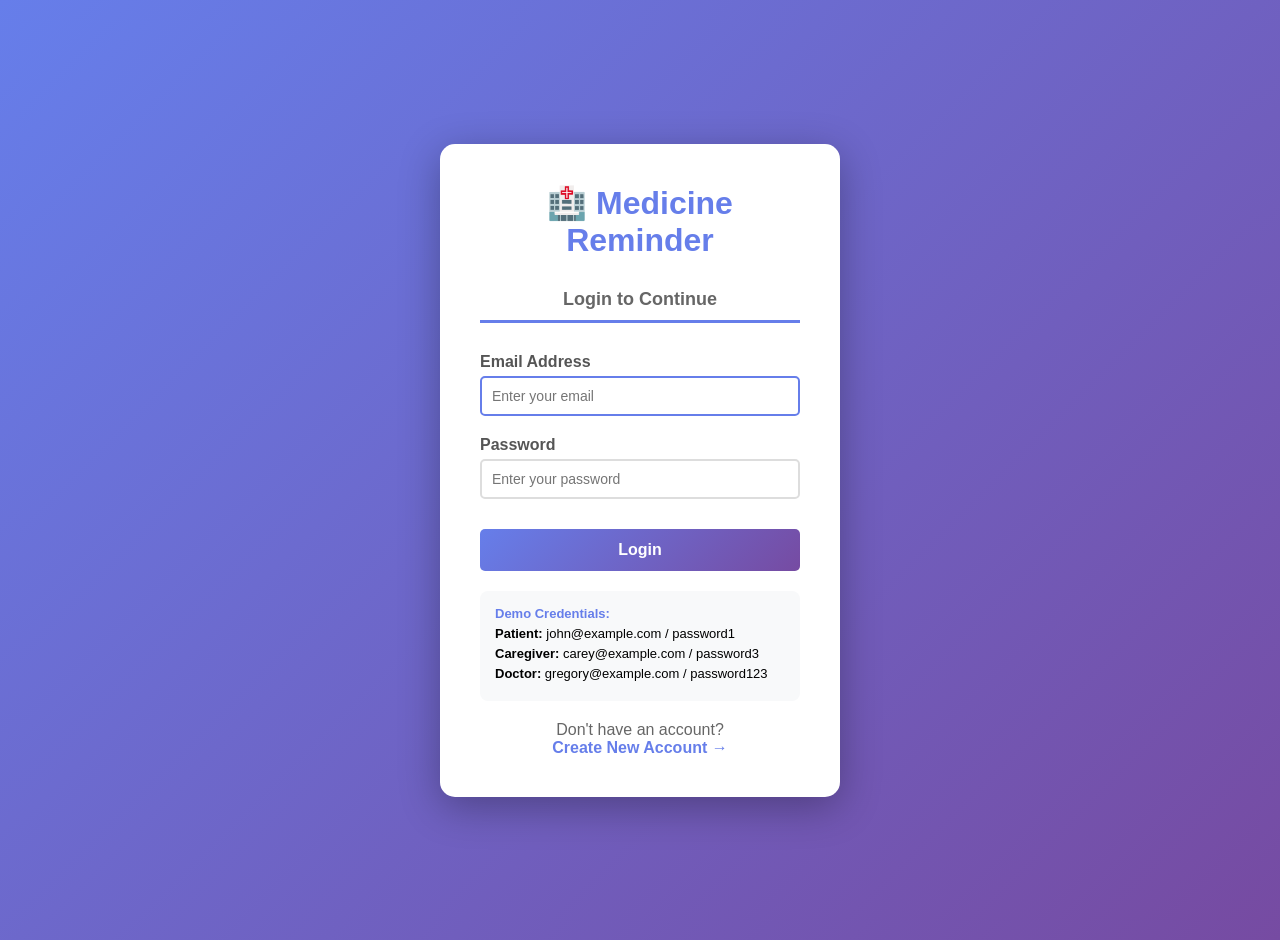
<file: frontend/index.html>
<!DOCTYPE html>
<html lang="en">
<head>
    <meta charset="UTF-8">
    <meta name="viewport" content="width=device-width, initial-scale=1.0">
    <title>Smart Medicine Reminder - Dashboard</title>
    <link rel="icon" href="data:image/svg+xml,<svg xmlns='http://www.w3.org/2000/svg'><text y='32' font-size='32'>💊</text></svg>">
    <link rel="stylesheet" href="css/style.css?v=3">
</head>
<body>
    <div class="container">
        <header>
            <h1>🏥 Smart Medicine Reminder</h1>
            <nav>
                <a href="index.html">Dashboard</a>
                <a href="users.html">Users</a>
                <a href="medicines.html">Medicines</a>
                <a href="schedules.html">Schedules</a>
                <a href="notifications.html">Notifications</a>
                <a href="logs.html">Logs</a>
                <a href="doctor.html">Doctor</a>
                <a href="messages.html">Messages</a>
                <a href="appointments.html">Appointments</a>
                <span id="userInfo" style="color:white; margin-left:auto; margin-right:15px;"></span>
                <button onclick="logout()" style="padding:8px 16px; font-size:14px; background:#f5576c;">Logout</button>
            </nav>
        </header>
        
        
        <main>
            <h2>Dashboard Overview</h2>
            
            <div class="dashboard-cards">
                <div class="card">
                    <h3>Total Users</h3>
                    <div class="number" id="totalUsers">0</div>
                </div>
                <div class="card">
                    <h3>Medicines</h3>
                    <div class="number" id="totalMedicines">0</div>
                </div>
                <div class="card">
                    <h3>Active Schedules</h3>
                    <div class="number" id="totalSchedules">0</div>
                </div>
                <div class="card">
                    <h3>Notifications</h3>
                    <div class="number" id="totalNotifications">0</div>
                </div>
            </div>
            
            <h3>Recent Activity</h3>
            <table id="recentActivity">
                <thead>
                    <tr>
                        <th>Type</th>
                        <th>Details</th>
                        <th>Time</th>
                    </tr>
                </thead>
                <tbody>
                    <tr><td colspan="3" class="loading">Loading...</td></tr>
                </tbody>
            </table>

            <!-- Adherence Analytics (Research Paper Reporting/Analytics Module) -->
            <section style="margin-top: 30px; padding: 20px; background: #f8fafc; border-radius: 12px; border: 1px solid #cbd5e1;">
                <h3 style="margin-top:0; color:#1e293b;">📊 Medication Adherence</h3>

                <div style="display:flex; gap:15px; flex-wrap:wrap; margin-bottom:20px;">
                    <div style="flex:1; min-width:140px; padding:15px; background:white; border-radius:8px; border:1px solid #dcfce7;">
                        <div style="font-size:13px; color:#64748b;">Taken</div>
                        <div id="adherence_taken_pct" style="font-size:24px; font-weight:700; color:#166534;">—</div>
                    </div>
                    <div style="flex:1; min-width:140px; padding:15px; background:white; border-radius:8px; border:1px solid #fee2e2;">
                        <div style="font-size:13px; color:#64748b;">Missed</div>
                        <div id="adherence_missed_pct" style="font-size:24px; font-weight:700; color:#991b1b;">—</div>
                    </div>
                    <div style="flex:1; min-width:140px; padding:15px; background:white; border-radius:8px; border:1px solid #fef9c3;">
                        <div style="font-size:13px; color:#64748b;">Pending</div>
                        <div id="adherence_pending_pct" style="font-size:24px; font-weight:700; color:#854d0e;">—</div>
                    </div>
                </div>

                <h4 style="margin-bottom:10px; color:#334155;">Per-Medicine Breakdown</h4>
                <table id="adherenceTable">
                    <thead>
                        <tr>
                            <th>Medicine</th>
                            <th>Taken</th>
                            <th>Missed</th>
                            <th>Pending</th>
                            <th>Adherence %</th>
                        </tr>
                    </thead>
                    <tbody>
                        <tr><td colspan="5" class="loading">Loading...</td></tr>
                    </tbody>
                </table>
            </section>

            <!-- Smart Pill Box Live Status Card (Research Paper System State) -->
            <section style="margin-top: 30px; padding: 20px; background: #f8fafc; border-radius: 12px; border: 1px solid #cbd5e1;">
                <h3 style="margin-top:0; color:#1e293b;">⚖️ Smart Pill Box Status</h3>

                <div style="display:flex; align-items:center; gap:12px; margin-bottom:10px;">
                    <span style="font-weight:600; color:#475569;">Current State:</span>
                    <span id="pillbox_state_chip"><span class="status-chip status-idle">Idle</span></span>
                </div>

                <div style="margin-bottom:15px; color:#334155;">
                    <strong>Next Dose:</strong> <span id="pillbox_next_dose">Loading...</span>
                </div>

                <div id="sim_result" style="padding:12px; border-radius:6px; display:none; font-weight:600; margin-bottom:10px;"></div>

                <details style="margin-top:10px;">
                    <summary style="cursor:pointer; font-weight:600; color:#667eea;">🔧 Simulate hardware event (dev/testing)</summary>
                    <p style="color:#64748b; font-size:14px; margin-top:10px;">Manually simulate a weight-sensor telemetry event (ΔW = W_before − W_after) — this is what the ESP32 + Load Cell will send automatically once hardware is connected.</p>

                    <div style="display:flex; gap:15px; flex-wrap:wrap; align-items:center; margin-bottom:15px;">
                        <div>
                            <label style="font-weight:600; display:block; font-size:13px; color:#475569;">Initial Weight (g):</label>
                            <input type="number" id="sim_weight_before" value="150.0" step="0.1" style="padding:8px; width:120px; border-radius:6px; border:1px solid #cbd5e1;">
                        </div>
                        <div>
                            <label style="font-weight:600; display:block; font-size:13px; color:#475569;">After Weight (g):</label>
                            <input type="number" id="sim_weight_after" value="145.0" step="0.1" style="padding:8px; width:120px; border-radius:6px; border:1px solid #cbd5e1;">
                        </div>
                        <div>
                            <label style="font-weight:600; display:block; font-size:13px; color:#475569;">Threshold (g):</label>
                            <input type="number" id="sim_threshold" value="0.5" step="0.1" style="padding:8px; width:100px; border-radius:6px; border:1px solid #cbd5e1;">
                        </div>
                        <div style="align-self:flex-end;">
                            <button onclick="runPillBoxSimulation()" style="padding:10px 20px; background:#2563eb; color:white; border:none; border-radius:6px; font-weight:bold; cursor:pointer;">⚡ Test Load Cell Telemetry</button>
                        </div>
                    </div>
                </details>
            </section>
        </main>
    </div>
    
    <script src="js/config.js?v=3"></script>
    <script>checkAuth();</script>
    <script src="https://cdn.socket.io/4.8.1/socket.io.min.js"></script>
    <script src="js/dashboard.js?v=5"></script>
    <script src="js/medicine-bot.js?v=3"></script>
    
</body>
</html>
</file>
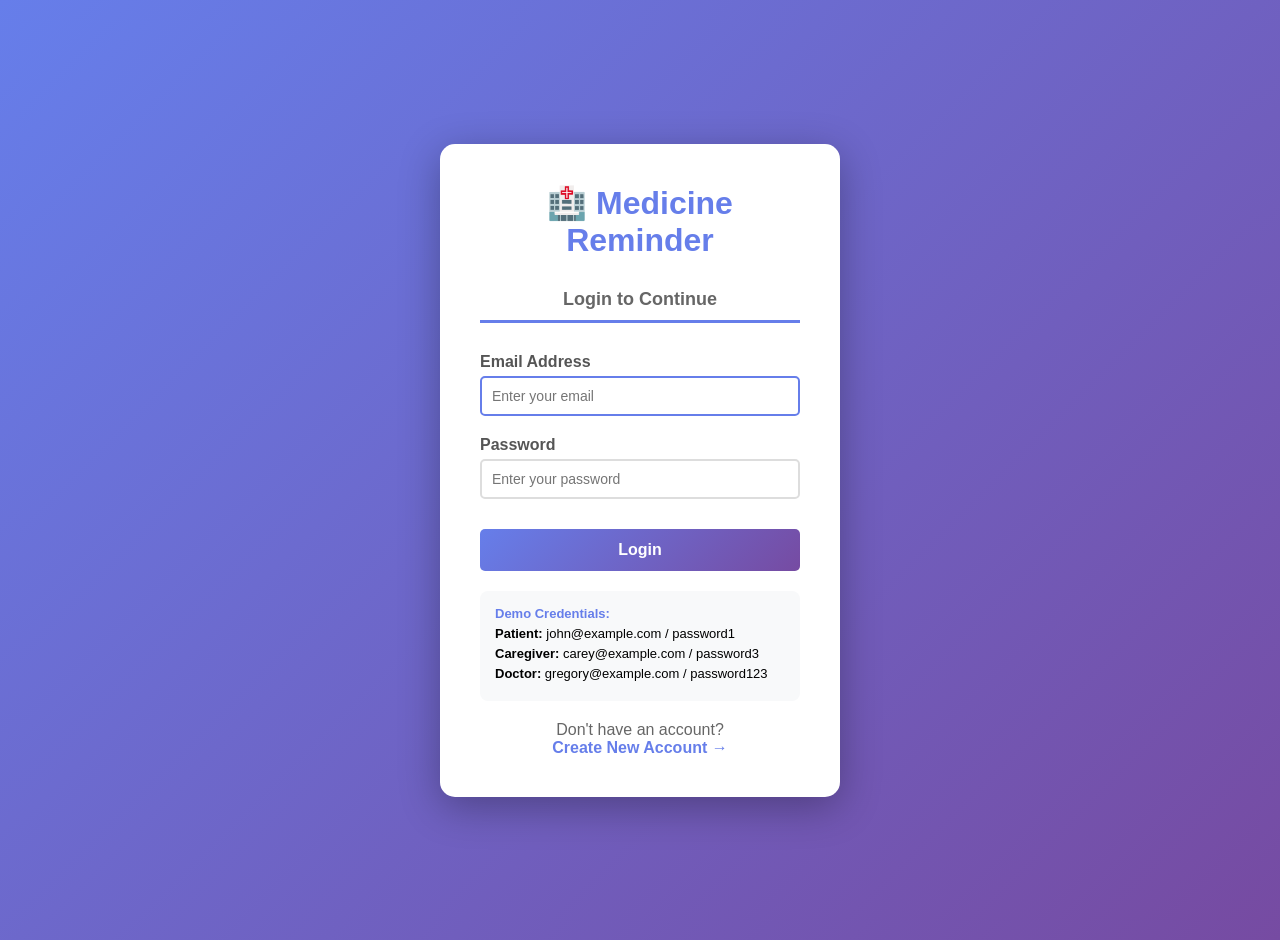
<file: frontend/appointments.html>
<!DOCTYPE html>
<html lang="en">
<head>
    <meta charset="UTF-8">
    <meta name="viewport" content="width=device-width, initial-scale=1.0">
    <title>Appointments - Smart Medicine Reminder</title>
    <link rel="icon" href="data:image/svg+xml,<svg xmlns='http://www.w3.org/2000/svg'><text y='32' font-size='32'>💊</text></svg>">
    <link rel="stylesheet" href="css/style.css?v=2">
</head>
<body>
    <div class="container">
        <header>
            <h1>🏥 Smart Medicine Reminder</h1>
            <nav>
                <a href="index.html">Dashboard</a>
                <a href="users.html">Users</a>
                <a href="medicines.html">Medicines</a>
                <a href="schedules.html">Schedules</a>
                <a href="notifications.html">Notifications</a>
                <a href="logs.html">Logs</a>
                <a href="doctor.html">Doctor</a>
                <a href="messages.html">Messages</a>
                <a href="appointments.html">Appointments</a>
                <span id="userInfo" style="color:white; margin-left:auto; margin-right:15px;"></span>
                <button onclick="logout()" style="padding:8px 16px; font-size:14px; background:#f5576c;">Logout</button>
            </nav>
        </header>

        <main>
            <h2>Appointments</h2>

            <div id="requestFormContainer" class="form-container" style="display:none;">
                <h3>Request an Appointment</h3>
                <form id="requestAppointmentForm">
                    <div class="form-group">
                        <label for="patient_id">Family Member:</label>
                        <select id="patient_id" required>
                            <option value="">Select Family Member</option>
                        </select>
                    </div>
                    <div class="form-group">
                        <label for="doctor_id">Doctor:</label>
                        <select id="doctor_id" required>
                            <option value="">Select Doctor</option>
                        </select>
                    </div>
                    <div class="form-group">
                        <label for="requested_date">Date:</label>
                        <input type="date" id="requested_date" required>
                    </div>
                    <div class="form-group">
                        <label for="requested_time">Time:</label>
                        <input type="time" id="requested_time" required>
                    </div>
                    <div class="form-group">
                        <label for="notes">Notes (optional):</label>
                        <textarea id="notes" rows="2"></textarea>
                    </div>
                    <button type="submit">Request Appointment</button>
                </form>
            </div>

            <h3 id="listHeading">Your Appointments</h3>
            <table id="appointmentsTable">
                <thead>
                    <tr>
                        <th>ID</th>
                        <th id="colOtherParty">Doctor</th>
                        <th>Date</th>
                        <th>Time</th>
                        <th>Notes</th>
                        <th>Status</th>
                        <th>Actions</th>
                    </tr>
                </thead>
                <tbody>
                    <tr><td colspan="7" class="loading">Loading appointments...</td></tr>
                </tbody>
            </table>
        </main>
    </div>

    <script src="js/config.js?v=3"></script>
    <script>checkAuth();</script>
    <script src="js/appointments.js"></script>
    <script src="js/medicine-bot.js?v=3"></script>
</body>
</html>
</file>
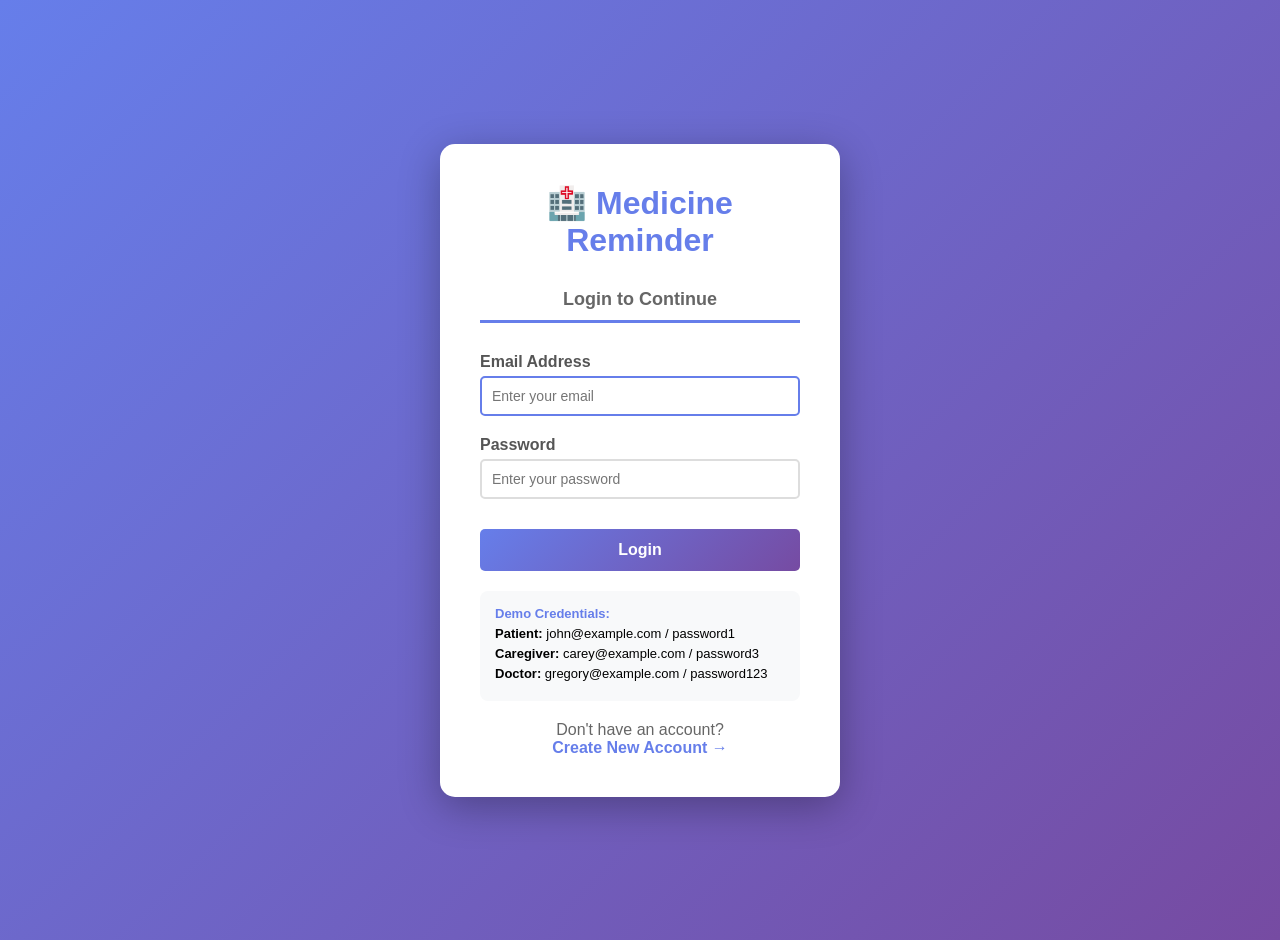
<file: frontend/doctor.html>
<!DOCTYPE html>
<html lang="en">
<head>
    <meta charset="UTF-8">
    <meta name="viewport" content="width=device-width, initial-scale=1.0">
    <title>Doctor - Smart Medicine Reminder</title>
    <link rel="icon" href="data:image/svg+xml,<svg xmlns='http://www.w3.org/2000/svg'><text y='32' font-size='32'>💊</text></svg>">
    <link rel="stylesheet" href="css/style.css?v=2">
</head>
<body>
    <div class="container">
        <header>
            <h1>🏥 Smart Medicine Reminder</h1>
            <nav>
                <a href="index.html">Dashboard</a>
                <a href="users.html">Users</a>
                <a href="medicines.html">Medicines</a>
                <a href="schedules.html">Schedules</a>
                <a href="notifications.html">Notifications</a>
                <a href="logs.html">Logs</a>
                <a href="doctor.html">Doctor</a>
                <a href="messages.html">Messages</a>
                <a href="appointments.html">Appointments</a>
                <span id="userInfo" style="color:white; margin-left:auto; margin-right:15px;"></span>
                <button onclick="logout()" style="padding:8px 16px; font-size:14px; background:#f5576c;">Logout</button>
            </nav>
        </header>

        <main>
            <h2>Doctor</h2>

            <!-- Assign / change doctor -->
            <div class="form-container">
                <h3>Assign a Doctor</h3>
                <form id="assignDoctorForm">
                    <div class="form-group">
                        <label for="patient_id">Family Member:</label>
                        <select id="patient_id" required>
                            <option value="">Select Family Member</option>
                        </select>
                    </div>
                    <div class="form-group">
                        <label for="doctor_id">Doctor:</label>
                        <select id="doctor_id" required>
                            <option value="">Select Doctor</option>
                        </select>
                    </div>
                    <button type="submit">Assign Doctor</button>
                </form>
            </div>

            <!-- Assigned doctor's contact info -->
            <h3>Assigned Doctor</h3>
            <div id="doctorCard" class="form-container">
                <p class="loading">Select a family member above to see their assigned doctor.</p>
            </div>
        </main>
    </div>

    <script src="js/config.js?v=3"></script>
    <script>checkAuth();</script>
    <script src="js/doctor.js"></script>
    <script src="js/medicine-bot.js?v=3"></script>

</body>
</html>
</file>
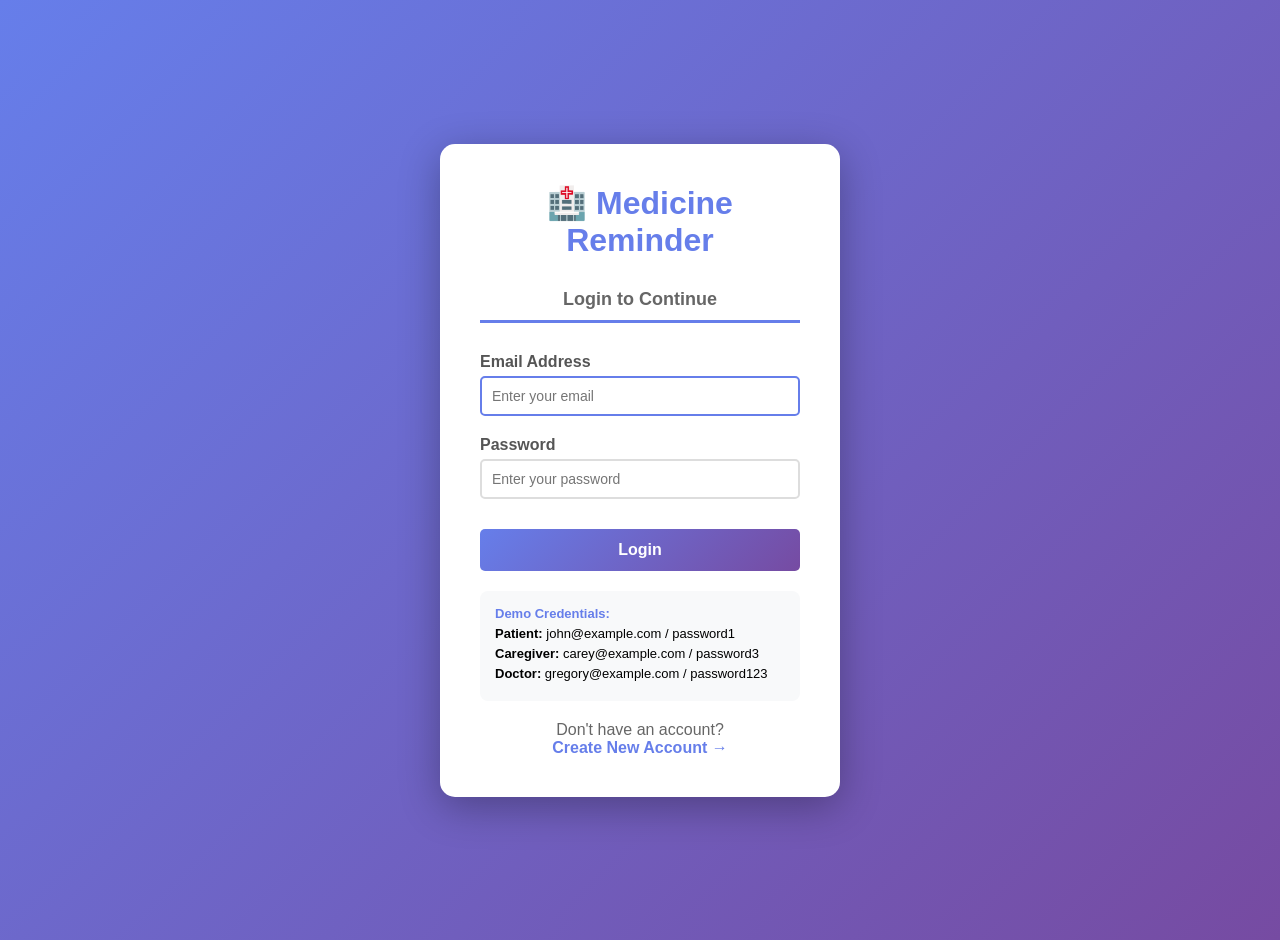
<file: frontend/login.html>
<!DOCTYPE html>
<html lang="en">
<head>
    <meta charset="UTF-8">
    <meta name="viewport" content="width=device-width, initial-scale=1.0">
    <title>Login - Smart Medicine Reminder</title>
    <link rel="icon" href="data:image/svg+xml,<svg xmlns='http://www.w3.org/2000/svg'><text y='32' font-size='32'>💊</text></svg>">
    <link rel="stylesheet" href="css/style.css">
    <style>
        .login-container {
            display: flex;
            justify-content: center;
            align-items: center;
            min-height: 100vh;
            background: linear-gradient(135deg, #667eea 0%, #764ba2 100%);
        }
        
        .login-box {
            background: white;
            padding: 40px;
            border-radius: 15px;
            box-shadow: 0 10px 40px rgba(0,0,0,0.3);
            width: 100%;
            max-width: 400px;
        }
        
        .login-box h1 {
            text-align: center;
            color: #667eea;
            margin-bottom: 30px;
        }
        
        .login-box .form-group {
            margin-bottom: 20px;
        }
        
        .login-box button {
            width: 100%;
            padding: 12px;
            font-size: 16px;
            margin-top: 10px;
        }
        
        .demo-credentials {
            background: #f8f9fa;
            padding: 15px;
            border-radius: 8px;
            margin-top: 20px;
            font-size: 13px;
        }
        
        .demo-credentials h4 {
            margin-top: 0;
            color: #667eea;
        }
        
        .demo-credentials p {
            margin: 5px 0;
        }
    </style>
</head>
<body>
    <div class="login-container">
        <div class="login-box">
            <h1>🏥 Medicine Reminder</h1>
            <h2 style="text-align:center; color:#666; font-size:18px; margin-bottom:30px;">Login to Continue</h2>
            
            <form id="loginForm">
                <div class="form-group">
                    <label for="email">Email Address</label>
                    <input type="email" id="email" placeholder="Enter your email" required autofocus>
                </div>
                
                <div class="form-group">
                    <label for="password">Password</label>
                    <input type="password" id="password" placeholder="Enter your password" required>
                </div>
                
                <button type="submit">Login</button>
            </form>
            
            <div class="demo-credentials">
                <h4>Demo Credentials:</h4>
                <p><strong>Patient:</strong> john@example.com / password1</p>
                <p><strong>Caregiver:</strong> carey@example.com / password3</p>
                <p><strong>Doctor:</strong> gregory@example.com / password123</p>
            </div>
            <div style="text-align: center; margin-top: 20px;">
                <p style="color: #666;">Don't have an account?</p>
                <a id="createAccountLink" href="./signup.html" style="color: #667eea; font-weight: 600; text-decoration: none;">Create New Account →</a>
            </div>
        </div>
    </div>
    
    <script src="js/config.js?v=3"></script>
    <script>
        // Check whether the saved login still has a valid server session.
        async function checkLogin() {
            const isLoggedIn = localStorage.getItem('isLoggedIn');
            if (isLoggedIn !== 'true') return;

            try {
                const response = await fetch(`${API_BASE_URL}/check-session`, {
                    credentials: 'include'
                });
                const session = await response.json();
                if (session.logged_in) {
                    window.location.href = 'index.html';
                } else {
                    localStorage.removeItem('user');
                    localStorage.removeItem('isLoggedIn');
                }
            } catch (error) {
                console.error('Session check failed:', error);
            }
        }
        
        // Handle login form submission
        document.getElementById('loginForm').addEventListener('submit', async (e) => {
            e.preventDefault();
            
            const loginData = {
                email: document.getElementById('email').value,
                password: document.getElementById('password').value
            };
            
            // Basic validation
            function validateEmailSimple(email) { return /^[^\s@]+@[^\s@]+\.[^\s@]+$/.test(email); }
            if (!validateEmailSimple(loginData.email)) { showAlert('Enter a valid email address', 'error'); return; }
            if (!loginData.password) { showAlert('Password cannot be empty', 'error'); return; }

            try {
                const response = await fetch(`${API_BASE_URL}/login`, {
                    method: 'POST',
                    headers: {
                        'Content-Type': 'application/json'
                    },
                    credentials: 'include',
                    body: JSON.stringify(loginData)
                });
                
                const data = await response.json();
                
                if (response.ok) {
                    // Store user info in localStorage
                    localStorage.setItem('user', JSON.stringify(data.user));
                    localStorage.setItem('isLoggedIn', 'true');
                    
                    // Redirect immediately WITHOUT alert
                    window.location.href = 'index.html';
                } else {
                    alert(data.error || 'Login failed');
                }
            } catch (error) {
                alert('Error connecting to server: ' + error.message);
            }
        });
        
        // Check session on page load
        checkLogin();

        // Make the "Create New Account" link robust in case a browser or other script blocks navigation.
        const createLink = document.getElementById('createAccountLink');
        if (createLink) {
            createLink.addEventListener('click', function (e) {
                // If user is already logged in checkLogin() redirects away immediately; otherwise navigate to the signup page.
                e.preventDefault();
                window.location.href = createLink.getAttribute('href') || './signup.html';
            });
        }
    </script>
</body>
</html>
</file>
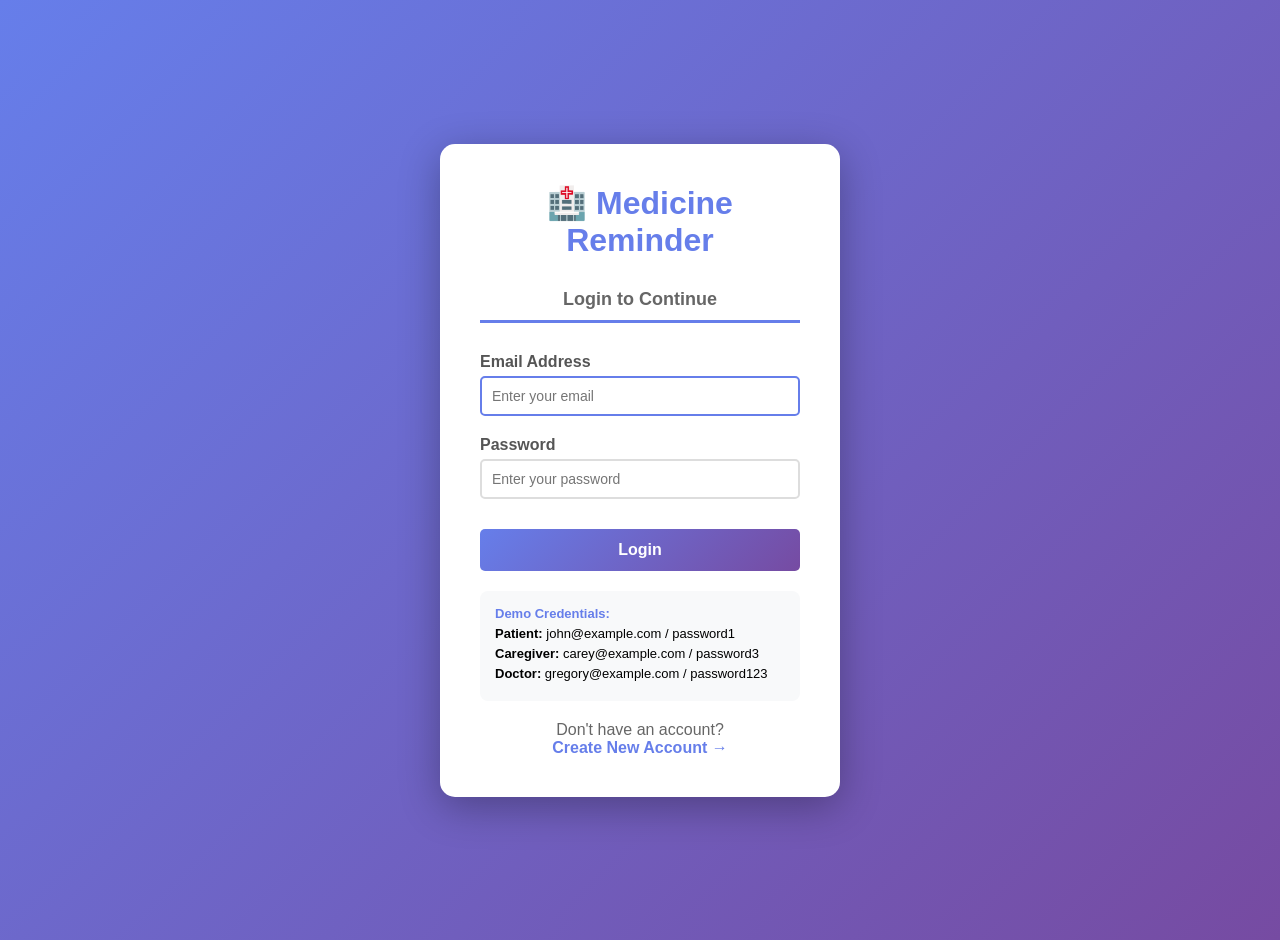
<file: frontend/logs.html>
<!DOCTYPE html>
<html lang="en">
<head>
    <meta charset="UTF-8">
    <meta name="viewport" content="width=device-width, initial-scale=1.0">
    <title>Intake Logs - Smart Medicine Reminder</title>
    <link rel="icon" href="data:image/svg+xml,<svg xmlns='http://www.w3.org/2000/svg'><text y='32' font-size='32'>💊</text></svg>">
    <link rel="stylesheet" href="css/style.css?v=3">
</head>
<body>
    <div class="container">
        <header>
            <h1>🏥 Smart Medicine Reminder</h1>
            <nav>
                <a href="index.html">Dashboard</a>
                <a href="users.html">Users</a>
                <a href="medicines.html">Medicines</a>
                <a href="schedules.html">Schedules</a>
                <a href="notifications.html">Notifications</a>
                <a href="logs.html">Logs</a>
                <a href="doctor.html">Doctor</a>
                <a href="messages.html">Messages</a>
                <a href="appointments.html">Appointments</a>
                <span id="userInfo" style="color:white; margin-left:auto; margin-right:15px;"></span>
                <button onclick="logout()" style="padding:8px 16px; font-size:14px; background:#f5576c;">Logout</button>
            </nav>
        </header>
        
        
        <main>
            <h2>Intake Logs</h2>
            
            <!-- Logs Table -->
            <table id="logsTable">
                <thead>
                    <tr>
                        <th>ID</th>
                        <th>User ID</th>
                        <th>Medicine ID</th>
                        <th>Scheduled Time</th>
                        <th>Actual Time</th>
                        <th>Status</th>
                    </tr>
                </thead>
                <tbody>
                    <tr><td colspan="6" class="loading">Loading logs...</td></tr>
                </tbody>
            </table>
        </main>
    </div>
    
    <script src="js/config.js?v=3"></script>
    <script>checkAuth();</script>
    <script src="js/logs.js?v=3"></script>
    <script src="js/medicine-bot.js?v=3"></script>
</body>
</html>
</file>
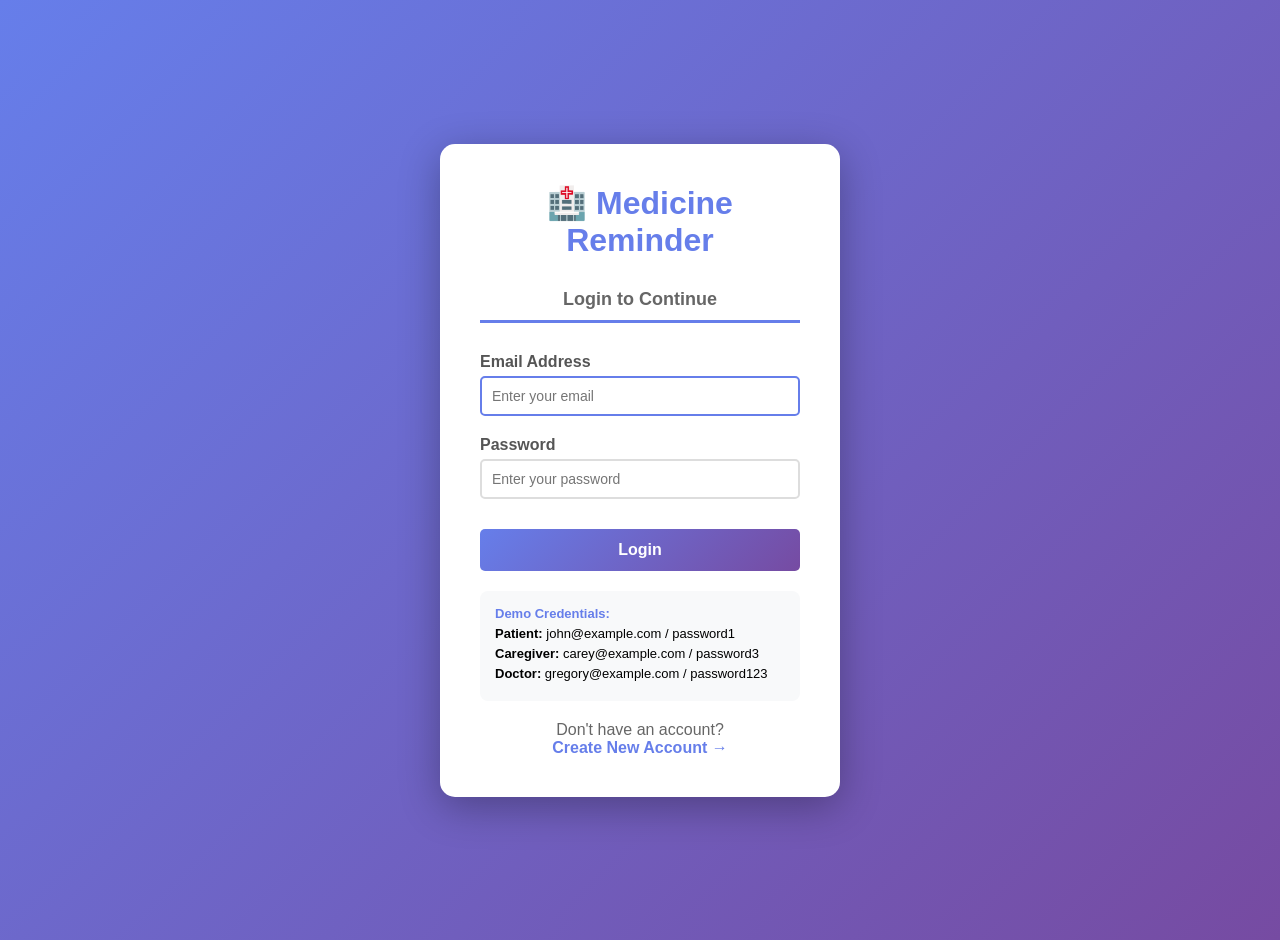
<file: frontend/medicines.html>
<!DOCTYPE html>
<html lang="en">
<head>
    <meta charset="UTF-8">
    <meta name="viewport" content="width=device-width, initial-scale=1.0">
    <title>Manage Medicines - Smart Medicine Reminder</title>
    <link rel="icon" href="data:image/svg+xml,<svg xmlns='http://www.w3.org/2000/svg'><text y='32' font-size='32'>💊</text></svg>">
    <link rel="stylesheet" href="css/style.css?v=2">
</head>
<body>
    <div class="container">
        <header>
            <h1>🏥 Smart Medicine Reminder</h1>
            <nav>
                <a href="index.html">Dashboard</a>
                <a href="users.html">Users</a>
                <a href="medicines.html">Medicines</a>
                <a href="schedules.html">Schedules</a>
                <a href="notifications.html">Notifications</a>
                <a href="logs.html">Logs</a>
                <a href="doctor.html">Doctor</a>
                <a href="messages.html">Messages</a>
                <a href="appointments.html">Appointments</a>
                <span id="userInfo" style="color:white; margin-left:auto; margin-right:15px;"></span>
                <button onclick="logout()" style="padding:8px 16px; font-size:14px; background:#f5576c;">Logout</button>
            </nav>
        </header>
        

        <main>
            <h2>Manage Medicines</h2>

            <!-- Add Medicine Form -->
            <div class="form-container">
                <h3>Add New Medicine</h3>
                <form id="addMedicineForm">
                    <div class="form-group">
                        <label for="user_id">User:</label>
                        <select id="user_id" required>
                            <option value="">Select User</option>
                        </select>
                    </div>
                    <div class="form-group">
                        <label for="med_name">Medicine Name:</label>
                        <input type="text" id="med_name" required>
                    </div>
                    <div class="form-group">
                        <label for="dosage">Dosage:</label>
                        <input type="text" id="dosage" placeholder="e.g., 500mg" required>
                    </div>
                    <div class="form-group">
                        <label for="instructions">Instructions:</label>
                        <textarea id="instructions" rows="3" placeholder="e.g., Take with food" required></textarea>
                    </div>
                    <button type="submit">Add Medicine</button>
                </form>
            </div>

            <!-- Medicines Table -->
            <h3>All Medicines</h3>
            <table id="medicinesTable">
                <thead>
                    <tr>
                        <th>ID</th>
                        <th>User ID</th>
                        <th>Name</th>
                        <th>Dosage</th>
                        <th>Instructions</th>
                        <th>Actions</th>
                    </tr>
                </thead>
                <tbody>
                    <tr>
                        <td colspan="6" class="loading">Loading medicines...</td>
                    </tr>
                </tbody>
            </table>

            <!-- Edit Medicine Modal -->
            <div id="editMedicineModal" style="display:none; position:fixed; top:0; left:0; width:100%; height:100%; background:rgba(0,0,0,0.5); z-index:1000;">
                <div style="position:relative; top:50%; left:50%; transform:translate(-50%,-50%); background:white; padding:30px; border-radius:10px; max-width:500px; width:90%;">
                    <h3>Edit Medicine</h3>
                    <form id="editMedicineForm">
                        <input type="hidden" id="edit_medicine_id">
                        <div class="form-group">
                            <label for="edit_med_name">Medicine Name:</label>
                            <input type="text" id="edit_med_name" required>
                        </div>
                        <div class="form-group">
                            <label for="edit_dosage">Dosage:</label>
                            <input type="text" id="edit_dosage" required>
                        </div>
                        <div class="form-group">
                            <label for="edit_instructions">Instructions:</label>
                            <textarea id="edit_instructions" rows="3" required></textarea>
                        </div>
                        <div style="display:flex; gap:10px; margin-top:20px;">
                            <button type="submit">Update Medicine</button>
                            <button type="button" onclick="closeEditMedicineModal()" class="btn-sm">Cancel</button>
                        </div>
                    </form>
                </div>
            </div>

        </main>
    </div>

    <script src="js/config.js?v=3"></script>
    <script>checkAuth();</script>s
    <script src="js/medicines.js"></script>
    <script src="js/medicine-bot.js?v=3"></script>
</body>
</html>
</file>
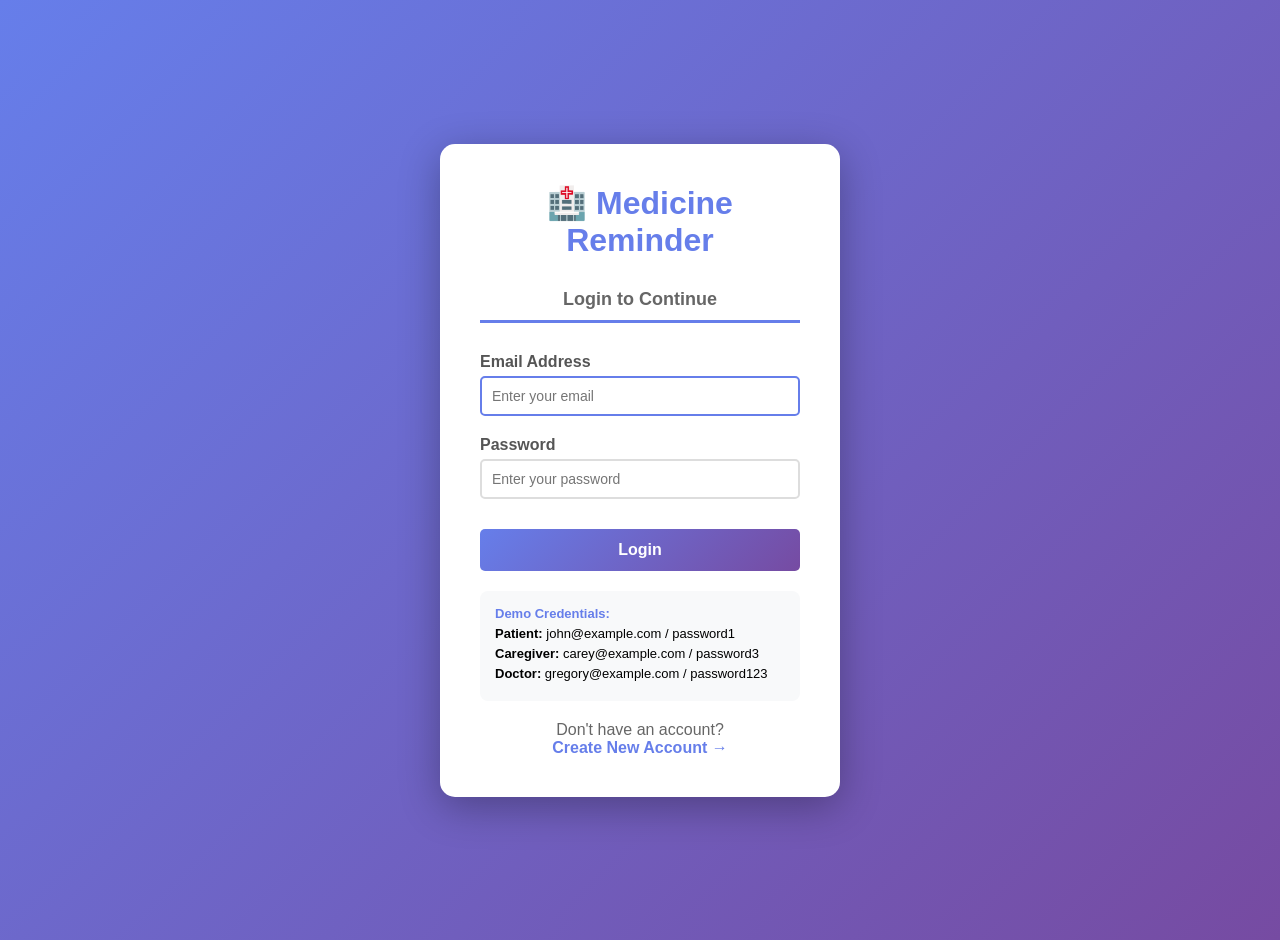
<file: frontend/messages.html>
<!DOCTYPE html>
<html lang="en">
<head>
    <meta charset="UTF-8">
    <meta name="viewport" content="width=device-width, initial-scale=1.0">
    <title>Messages - Smart Medicine Reminder</title>
    <link rel="icon" href="data:image/svg+xml,<svg xmlns='http://www.w3.org/2000/svg'><text y='32' font-size='32'>💊</text></svg>">
    <link rel="stylesheet" href="css/style.css?v=2">
</head>
<body>
    <div class="container">
        <header>
            <h1>🏥 Smart Medicine Reminder</h1>
            <nav>
                <a href="index.html">Dashboard</a>
                <a href="users.html">Users</a>
                <a href="medicines.html">Medicines</a>
                <a href="schedules.html">Schedules</a>
                <a href="notifications.html">Notifications</a>
                <a href="logs.html">Logs</a>
                <a href="doctor.html">Doctor</a>
                <a href="messages.html">Messages</a>
                <a href="appointments.html">Appointments</a>
                <span id="userInfo" style="color:white; margin-left:auto; margin-right:15px;"></span>
                <button onclick="logout()" style="padding:8px 16px; font-size:14px; background:#f5576c;">Logout</button>
            </nav>
        </header>

        <main>
            <h2>Messages</h2>

            <div class="form-container">
                <label for="conversation_select">Conversation:</label>
                <select id="conversation_select">
                    <option value="">Select a person</option>
                </select>
            </div>

            <div id="chatWindow" style="background:white; border-radius:10px; padding:15px; min-height:150px; max-height:320px; overflow-y:auto; margin:15px 0;">
                <p class="loading">Select a conversation above.</p>
            </div>

            <form id="sendMessageForm" style="display:flex; gap:10px; margin:15px 0;">
                <input type="text" id="messageText" placeholder="Type a message..." style="flex:1;" required>
                <button type="submit">Send</button>
            </form>

        </main>
    </div>

    <script src="js/config.js?v=3"></script>
    <script>checkAuth();</script>
    <script src="js/messages.js"></script>
    <script src="js/medicine-bot.js?v=3"></script>
</body>
</html>
</file>
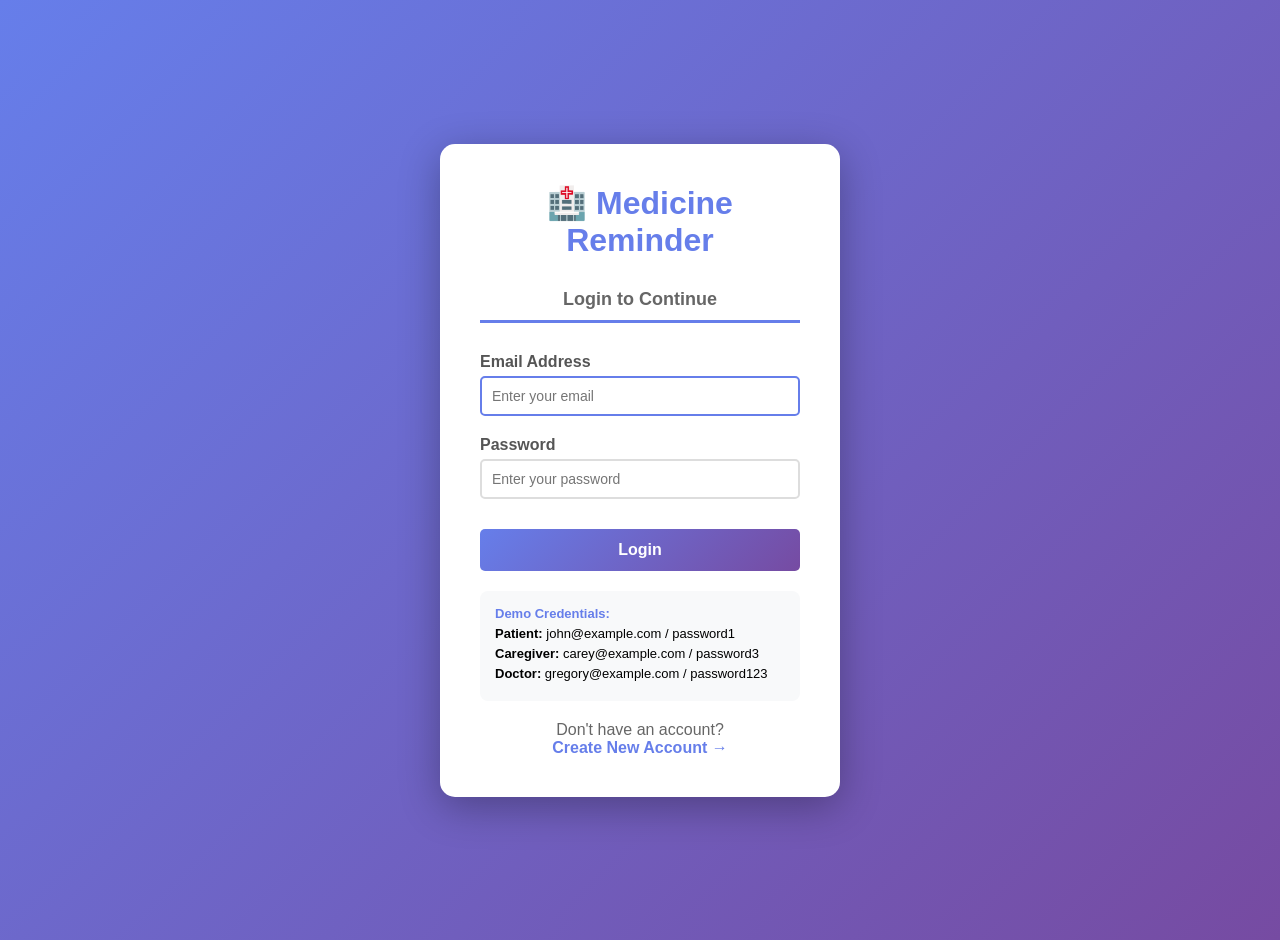
<file: frontend/notifications.html>
<!DOCTYPE html>
<html lang="en">
<head>
    <meta charset="UTF-8">
    <meta name="viewport" content="width=device-width, initial-scale=1.0">
    <title>Notifications - Smart Medicine Reminder</title>
    <link rel="icon" href="data:image/svg+xml,<svg xmlns='http://www.w3.org/2000/svg'><text y='32' font-size='32'>💊</text></svg>">
    <link rel="stylesheet" href="css/style.css?v=2">
</head>
<body>
    <div class="container">
        <header>
            <h1>🏥 Smart Medicine Reminder</h1>
            <nav>
                <a href="index.html">Dashboard</a>
                <a href="users.html">Users</a>
                <a href="medicines.html">Medicines</a>
                <a href="schedules.html">Schedules</a>
                <a href="notifications.html">Notifications</a>
                <a href="logs.html">Logs</a>
                <a href="doctor.html">Doctor</a>
                <a href="messages.html">Messages</a>
                <a href="appointments.html">Appointments</a>
                <span id="userInfo" style="color:white; margin-left:auto; margin-right:15px;"></span>
                <button onclick="logout()" style="padding:8px 16px; font-size:14px; background:#f5576c;">Logout</button>
            </nav>
        </header>


        <main>
            <h2>Notifications</h2>

            <!-- Set Notification Form -->
            <div class="form-container">
                <h3>Set Notification</h3>
                <form id="addNotificationForm">
                    <div class="form-group">
                        <label for="schedule_id">Schedule (User - Medicine - Time - Day):</label>
                        <select id="schedule_id" required>
                            <option value="">Select Schedule</option>
                        </select>
                    </div>
                    <div class="form-group">
                        <label for="type">Type:</label>
                        <select id="type" required>
                            <option value="">Select Type</option>
                            <option value="reminder">Reminder</option>
                            <option value="alert">Alert</option>
                            <option value="info">Info</option>
                        </select>
                    </div>
                    <div class="form-group">
                        <label>Message (auto-generated from the schedule):</label>
                        <p id="messagePreview" style="font-style:italic;">Select a schedule above...</p>
                    </div>
                    <button type="submit">Set Notification</button>
                </form>
            </div>

            <!-- Notifications Table -->
            <h3>All Notifications</h3>
            <table id="notificationsTable">
                <thead>
                    <tr>
                        <th>ID</th>
                        <th>User ID</th>
                        <th>Message</th>
                        <th>Type</th>
                        <th>Sent Time</th>
                    </tr>
                </thead>
                <tbody>
                    <tr><td colspan="5" class="loading">Loading notifications...</td></tr>
                </tbody>
            </table>
        </main>
    </div>

    <script src="js/config.js?v=3"></script>
    <script>checkAuth();</script>
    <script src="https://cdn.socket.io/4.8.1/socket.io.min.js"></script>
    <script src="js/notifications.js"></script>
    <script src="js/medicine-bot.js?v=3"></script>

</body>
</html>
</file>
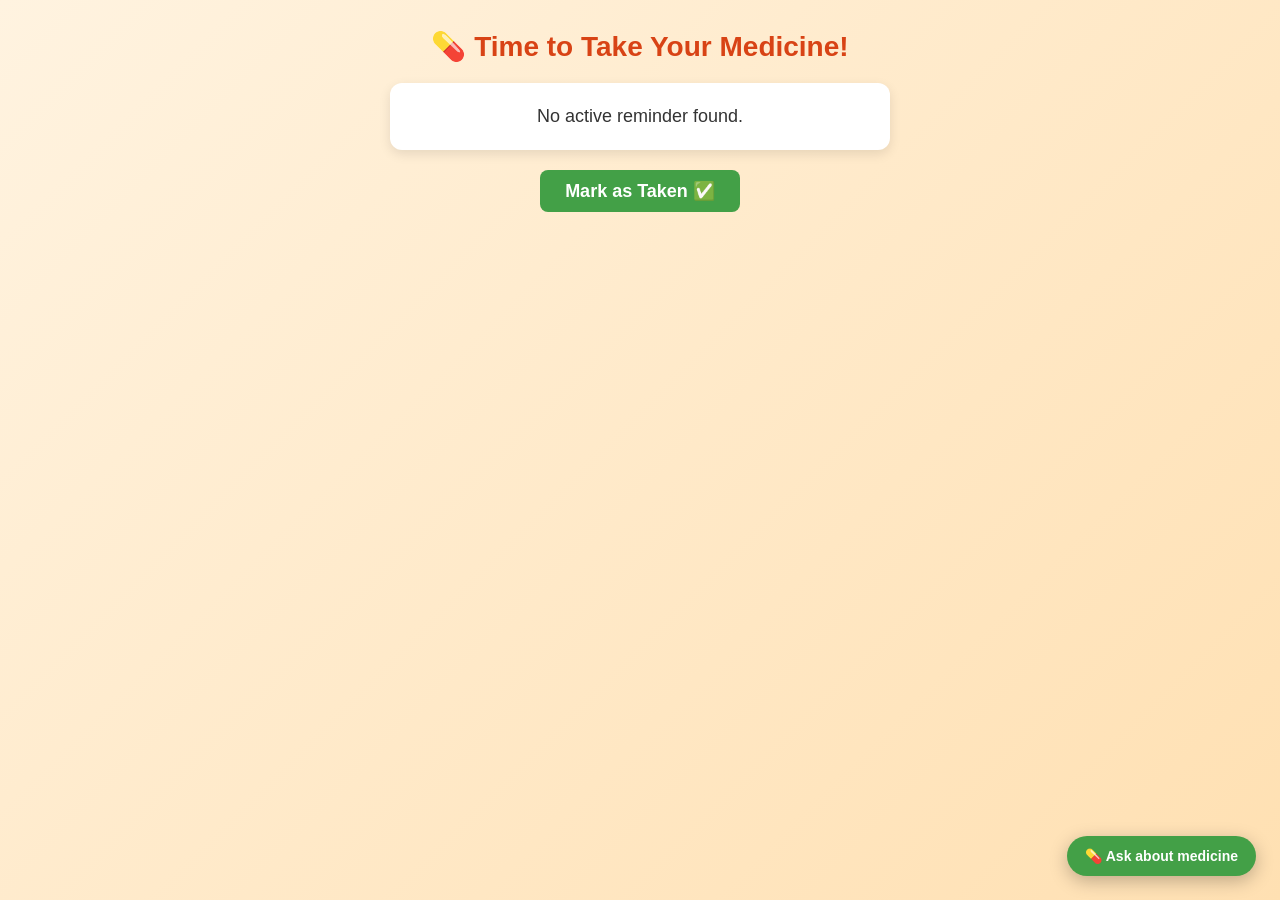
<file: frontend/reminder.html>
<!DOCTYPE html>
<html lang="en">
<head>
  <meta charset="UTF-8" />
  <meta name="viewport" content="width=device-width, initial-scale=1" />
  <title>Medicine Reminder - Smart Medicine Reminder</title>
  <link rel="icon" href="data:image/svg+xml,<svg xmlns='http://www.w3.org/2000/svg'><text y='32' font-size='32'>💊</text></svg>" />
  <link rel="stylesheet" href="css/style.css?v=2" />
  <style>
    body {
      font-family: 'Segoe UI', sans-serif;
      text-align: center;
      background: linear-gradient(135deg, #fff3e0, #ffe0b2);
      color: #333;
      margin: 0;
      padding: 30px;
    }

    h1 {
      color: #d84315;
      font-size: 28px;
      margin-bottom: 10px;
    }

    #details {
      background: white;
      border-radius: 12px;
      box-shadow: 0 4px 12px rgba(0, 0, 0, 0.1);
      padding: 20px;
      margin: 20px auto;
      max-width: 500px;
      font-size: 18px;
      line-height: 1.5;
    }

    button {
      background: #43a047;
      color: white;
      border: none;
      font-size: 18px;
      padding: 10px 25px;
      border-radius: 8px;
      cursor: pointer;
      transition: 0.3s;
    }

    button:hover {
      background: #2e7d32;
    }

    @media (max-width: 768px) {
      body {
        padding: 15px;
      }
      #details {
        font-size: 16px;
        width: 90%;
      }
      button {
        width: 100%;
      }
    }
  </style>
</head>
<body>
  <h1>💊 Time to Take Your Medicine!</h1>
  <div id="details"></div>

  <audio id="alertSound" src="sounds/alert.mp3" autoplay loop></audio>

  <button onclick="confirmTaken()">Mark as Taken ✅</button>

  <script src="js/config.js?v=3"></script>
  <script>
    // The reminder now comes from a server-generated Notification
    // (see the reminder engine in app.py) — not from the browser
    // guessing the time itself.
    const reminder = JSON.parse(localStorage.getItem('activeReminder'));

    if (reminder) {
      document.getElementById('details').innerHTML = `
        <p>${reminder.message}</p>
        <p>Stay healthy and consistent ❤️</p>
      `;
    } else {
      document.getElementById('details').innerHTML = '<p>No active reminder found.</p>';
    }

    function stopAlert() {
      document.getElementById('alertSound').pause();
      window.close();
    }

    async function confirmTaken() {
      try {
        const user = JSON.parse(localStorage.getItem('user'));
        if (user) {
          const logs = await apiCall(`/my-intake-logs?user_id=${user.id}`);
          const pending = (logs || [])
            .filter(l => l.status === 'pending')
            .sort((a, b) => new Date(b.scheduled_time) - new Date(a.scheduled_time));
          if (pending.length) {
            await apiCall(`/intake_logs/${pending[0].id}/confirm`, 'PUT');
          }
        }
      } catch (e) {
        console.error('Could not confirm dose:', e);
      } finally {
        stopAlert();
      }
    }

    // Safety: Automatically stop sound after 3 minutes
    setTimeout(() => {
      stopAlert();
    }, 180000);
  </script>
  <script src="js/medicine-bot.js?v=3"></script>
</body>
</html>
</file>
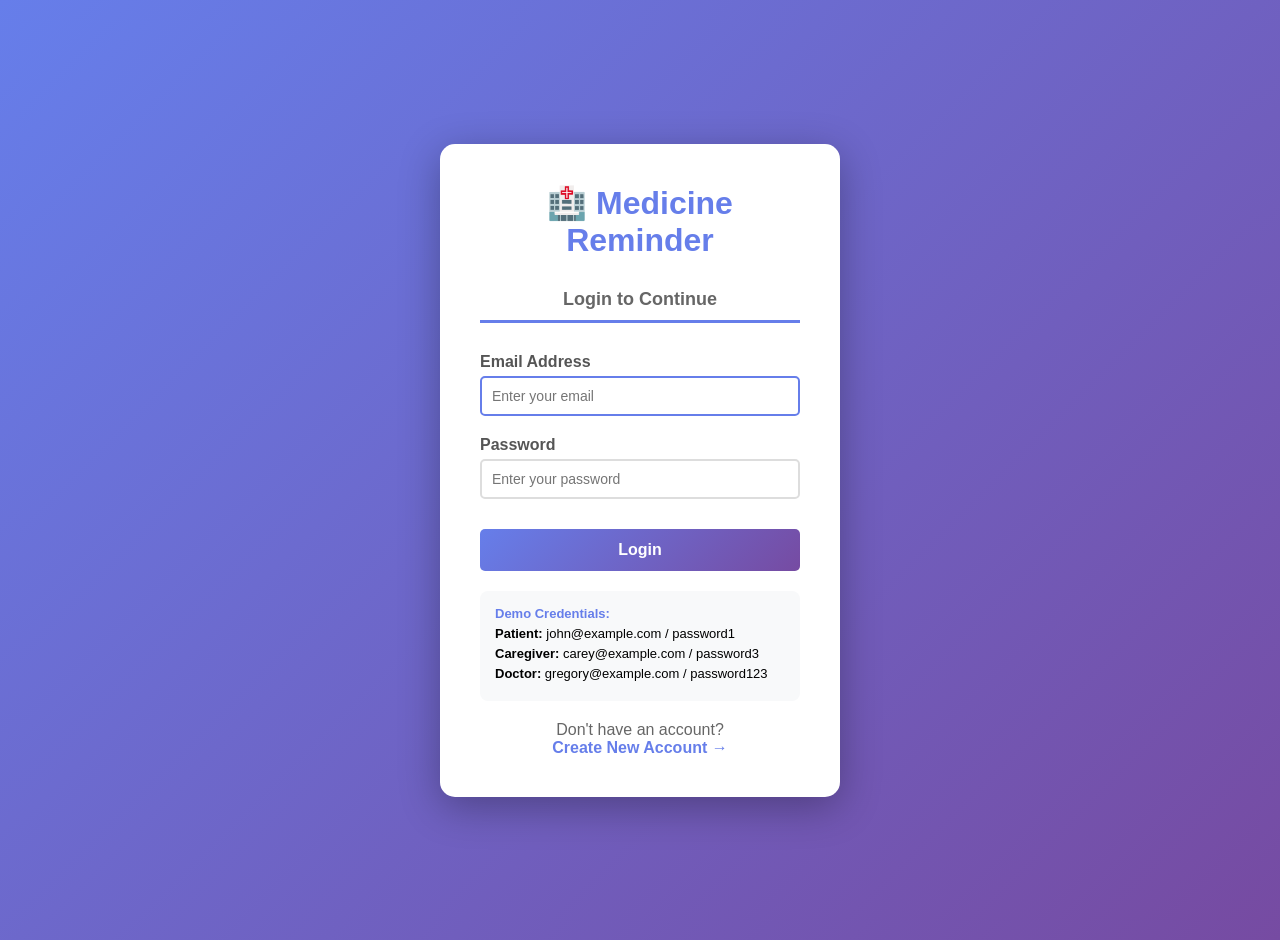
<file: frontend/schedules.html>
<!DOCTYPE html>
<html lang="en">
<head>
    <meta charset="UTF-8">
    <meta name="viewport" content="width=device-width, initial-scale=1.0">
    <title>Manage Schedules - Smart Medicine Reminder</title>
    <link rel="icon" href="data:image/svg+xml,<svg xmlns='http://www.w3.org/2000/svg'><text y='32' font-size='32'>💊</text></svg>">
    <link rel="stylesheet" href="css/style.css?v=2">
</head>
<body>
    <div class="container">
        <header>
            <h1>🏥 Smart Medicine Reminder</h1>
            <nav>
                <a href="index.html">Dashboard</a>
                <a href="users.html">Users</a>
                <a href="medicines.html">Medicines</a>
                <a href="schedules.html">Schedules</a>
                <a href="notifications.html">Notifications</a>
                <a href="logs.html">Logs</a>
                <a href="doctor.html">Doctor</a>
                <a href="messages.html">Messages</a>
                <a href="appointments.html">Appointments</a>
                <span id="userInfo" style="color:white; margin-left:auto; margin-right:15px;"></span>
                <button onclick="logout()" style="padding:8px 16px; font-size:14px; background:#f5576c;">Logout</button>
            </nav>
        </header>


        <main>
            <h2>Manage Schedules</h2>

            <!-- Add Schedule Form -->
            <div class="form-container">
                <h3>Add New Schedule</h3>
                <form id="addScheduleForm">
                    <div class="form-group">
                        <label for="user_id">User:</label>
                        <select id="user_id" required>
                            <option value="">Select User</option>
                        </select>
                    </div>
                    <div class="form-group">
                        <label for="medicine_id">Medicine:</label>
                        <select id="medicine_id" required>
                            <option value="">Select Medicine</option>
                        </select>
                    </div>
                    <div class="form-group">
                        <label for="schedule_time">Time:</label>
                        <input type="time" id="schedule_time" required>
                    </div>
                    <div class="form-group">
                        <label for="days_of_week">Days of Week:</label>
                        <input type="text" id="days_of_week" placeholder="e.g., Mon,Wed,Fri" required>
                    </div>
                    <div class="form-group">
                        <label for="start_date">Start Date:</label>
                        <input type="date" id="start_date" required>
                    </div>
                    <div class="form-group">
                        <label for="end_date">End Date (optional):</label>
                        <input type="date" id="end_date">
                    </div>
                    <button type="submit">Add Schedule</button>
                </form>
            </div>

            <!-- Schedules Table -->
            <h3>All Schedules</h3>
            <table id="schedulesTable">
                <thead>
                    <tr>
                        <th>ID</th>
                        <th>User ID</th>
                        <th>Medicine ID</th>
                        <th>Time</th>
                        <th>Days</th>
                        <th>Start</th>
                        <th>End</th>
                        <th>Actions</th>
                    </tr>
                </thead>
                <tbody>
                    <tr>
                        <td colspan="8" class="loading">Loading schedules...</td>
                    </tr>
                </tbody>
            </table>

            <!-- Edit Schedule Modal -->
            <div id="editScheduleModal" style="display:none; position:fixed; top:0; left:0; width:100%; height:100%; background:rgba(0,0,0,0.5); z-index:1000;">
                <div style="position:relative; top:50%; left:50%; transform:translate(-50%,-50%); background:white; padding:30px; border-radius:10px; max-width:500px; width:90%;">
                    <h3>Edit Schedule</h3>
                    <form id="editScheduleForm">
                        <input type="hidden" id="edit_schedule_id">
                        <div class="form-group">
                            <label for="edit_schedule_time">Time:</label>
                            <input type="time" id="edit_schedule_time" required>
                        </div>
                        <div class="form-group">
                            <label for="edit_days_of_week">Days of Week:</label>
                            <input type="text" id="edit_days_of_week" placeholder="e.g., Mon,Wed,Fri" required>
                        </div>
                        <div class="form-group">
                            <label for="edit_start_date">Start Date:</label>
                            <input type="date" id="edit_start_date" required>
                        </div>
                        <div class="form-group">
                            <label for="edit_end_date">End Date (optional):</label>
                            <input type="date" id="edit_end_date">
                        </div>
                        <div style="display:flex; gap:10px; margin-top:20px;">
                            <button type="submit">Update Schedule</button>
                            <button type="button" onclick="closeEditScheduleModal()" class="btn-sm">Cancel</button>
                        </div>
                    </form>
                </div>
            </div>

        </main>
    </div>

    <script src="js/config.js?v=3"></script>
    <script>checkAuth();</script>
    <script src="js/schedules.js"></script>
    <script src="js/medicine-bot.js?v=3"></script>
</body>
</html>
</file>
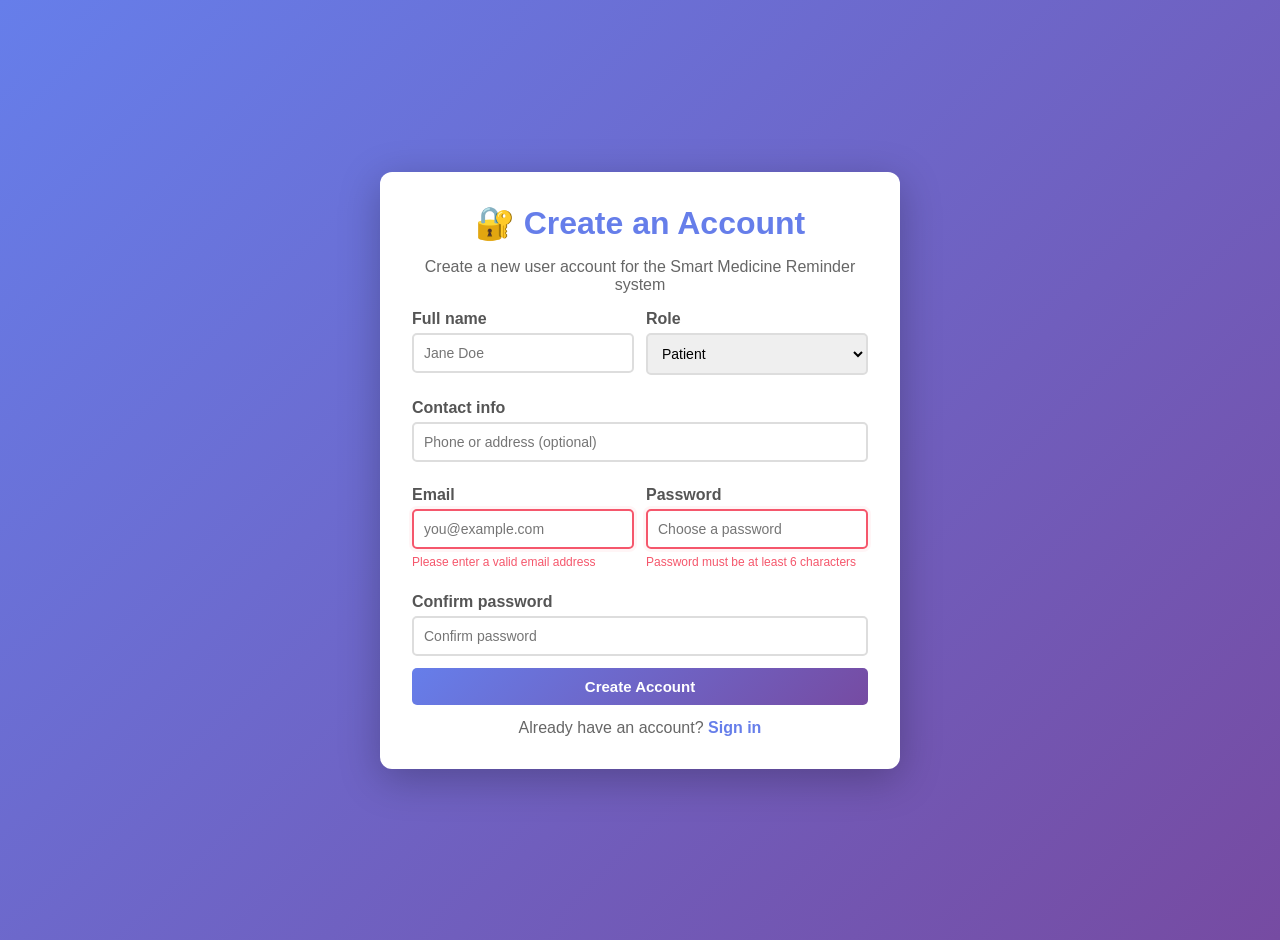
<file: frontend/signup.html>
<!DOCTYPE html>
<html lang="en">
<head>
    <meta charset="UTF-8">
    <meta name="viewport" content="width=device-width, initial-scale=1.0">
    <title>Sign Up - Smart Medicine Reminder</title>
    <link rel="icon" href="data:image/svg+xml,<svg xmlns='http://www.w3.org/2000/svg'><text y='32' font-size='32'>💊</text></svg>">
    <link rel="stylesheet" href="css/style.css">
    <style>
        .signup-container {
            display: flex;
            justify-content: center;
            align-items: center;
            min-height: 100vh;
            background: linear-gradient(135deg, #667eea 0%, #764ba2 100%);
        }
        .signup-box { background: white; padding: 32px; border-radius: 12px; width:100%; max-width:520px; box-shadow:0 10px 40px rgba(0,0,0,0.25);} 
        .signup-box h1{ text-align:center; color:#667eea; margin-bottom:16px }
        .form-grid { display:grid; grid-template-columns: 1fr 1fr; gap:12px }
        .full { grid-column: 1 / -1 }
        .signup-box .form-group { margin-bottom:12px }
        .input-error { border-color: #f5576c !important; box-shadow: 0 0 0 3px rgba(245,87,108,0.06); }
        .error-message { color: #f5576c; font-size:12px; margin-top:6px; }
        .server-error { background:#ffe6e9; color:#a8000f; padding:10px; border-radius:6px; margin-bottom:12px; }
        .muted { color:#777; font-size:13px }
        .signup-box button{ width:100%; padding:10px; font-size:15px }
    </style>
</head>
<body>
    <div class="signup-container">
        <div class="signup-box">
            <h1>🔐 Create an Account</h1>
            <p style="text-align:center; color:#666; margin-bottom:16px">Create a new user account for the Smart Medicine Reminder system</p>

            <form id="signupForm">
                <div class="form-grid">
                    <div class="form-group">
                        <label for="name">Full name</label>
                        <input id="name" type="text" placeholder="Jane Doe" required>
                    </div>

                    <div class="form-group">
                        <label for="role">Role</label>
                        <select id="role" required>
                            <option value="patient">Patient</option>
                            <option value="caregiver">Caregiver</option>
                            <option value="doctor">Doctor</option>
                        </select>
                    </div>

                    <div class="form-group full">
                        <label for="contact">Contact info</label>
                        <input id="contact" type="text" placeholder="Phone or address (optional)">
                        <div id="contactError" class="error-message" style="display:none"></div>
                    </div>

                    <div class="form-group">
                        <label for="email">Email</label>
                        <input id="email" type="email" placeholder="you@example.com" required>
                        <div id="emailError" class="error-message" style="display:none"></div>
                    </div>

                    <div class="form-group">
                        <label for="password">Password</label>
                        <input id="password" type="password" placeholder="Choose a password" required>
                        <div id="passwordError" class="error-message" style="display:none"></div>
                    </div>

                    <div class="form-group full">
                        <label for="confirm">Confirm password</label>
                        <input id="confirm" type="password" placeholder="Confirm password" required>
                        <div id="confirmError" class="error-message" style="display:none"></div>
                    </div>
                </div>

                <div id="serverError" class="server-error" style="display:none"></div>
                <button type="submit" id="signupSubmit" disabled>Create Account</button>
            </form>

            <div style="text-align:center; margin-top:14px; color:#666;">
                Already have an account? <a href="login.html" style="color:#667eea; font-weight:600; text-decoration:none">Sign in</a>
            </div>
        </div>
    </div>

    <script src="js/config.js?v=3"></script>
    <script>
        // Inline validation helpers
        const signupForm = document.getElementById('signupForm');
        const submitBtn = document.getElementById('signupSubmit');
        const emailEl = document.getElementById('email');
        const contactEl = document.getElementById('contact');
        const passwordEl = document.getElementById('password');
        const confirmEl = document.getElementById('confirm');
        const serverErrorEl = document.getElementById('serverError');

        function validateEmail(value) {
            // Basic email pattern
            return /^[^\s@]+@[^\s@]+\.[^\s@]+$/.test(value);
        }

        function validateContact(value) {
            if (!value) return true; // optional field
            const digits = value.replace(/\D/g, '');
            return digits.length === 10;
        }

        function validatePasswords(pw, confirm) {
            if (!pw || pw.length < 6) return { ok: false, message: 'Password must be at least 6 characters' };
            if (pw !== confirm) return { ok: false, message: 'Passwords do not match' };
            return { ok: true };
        }

        function setFieldError(el, msgElId, message) {
            const msgEl = document.getElementById(msgElId);
            if (message) {
                el.classList.add('input-error');
                msgEl.style.display = 'block';
                msgEl.textContent = message;
            } else {
                el.classList.remove('input-error');
                msgEl.style.display = 'none';
                msgEl.textContent = '';
            }
        }

        function updateFormValidity() {
            serverErrorEl.style.display = 'none';

            const emailVal = emailEl.value.trim();
            const contactVal = contactEl.value.trim();
            const pwVal = passwordEl.value;
            const confirmVal = confirmEl.value;

            // Email
            if (!validateEmail(emailVal)) {
                setFieldError(emailEl, 'emailError', 'Please enter a valid email address');
            } else {
                setFieldError(emailEl, 'emailError', '');
            }

            // Contact
            if (!validateContact(contactVal)) {
                setFieldError(contactEl, 'contactError', 'Please enter a 10-digit phone number (digits only)');
            } else {
                setFieldError(contactEl, 'contactError', '');
            }

            // Passwords
            const pwCheck = validatePasswords(pwVal, confirmVal);
            if (!pwCheck.ok) {
                // Choose which field to attach message to
                if (pwVal.length < 6) {
                    setFieldError(passwordEl, 'passwordError', pwCheck.message);
                    setFieldError(confirmEl, 'confirmError', '');
                } else {
                    setFieldError(passwordEl, 'passwordError', '');
                    setFieldError(confirmEl, 'confirmError', pwCheck.message);
                }
            } else {
                setFieldError(passwordEl, 'passwordError', '');
                setFieldError(confirmEl, 'confirmError', '');
            }

            const nameVal = document.getElementById('name').value.trim();
            const roleVal = document.getElementById('role').value;
            const formIsValid = validateEmail(emailVal) && validateContact(contactVal) && pwCheck.ok && nameVal !== '' && !!roleVal;
            submitBtn.disabled = !formIsValid;
            return formIsValid;
        }

        // Wire up live validation
        ['input', 'change'].forEach(ev => {
            emailEl.addEventListener(ev, updateFormValidity);
            contactEl.addEventListener(ev, updateFormValidity);
            passwordEl.addEventListener(ev, updateFormValidity);
            confirmEl.addEventListener(ev, updateFormValidity);
            document.getElementById('name').addEventListener(ev, updateFormValidity);
            document.getElementById('role').addEventListener(ev, updateFormValidity);
        });

        // Run once on load
        updateFormValidity();

        document.getElementById('signupForm').addEventListener('submit', async (e) => {
            e.preventDefault();

            const name = document.getElementById('name').value.trim();
            const role = document.getElementById('role').value;
            const contact_info = document.getElementById('contact').value.trim() || null;
            const email = document.getElementById('email').value.trim();
            const password = document.getElementById('password').value;
            const confirm = document.getElementById('confirm').value;

            if (password !== confirm) {
                alert('Passwords do not match');
                return;
            }

            const valid = updateFormValidity();
            if (!valid) return;

            submitBtn.disabled = true;

            const payload = { name, role, contact_info, email, password };

            try {
                // use apiCall helper so errors are consistent
                const res = await apiCall('/users', 'POST', payload);

                if (res && res.id) {
                    alert('Account created successfully — please login.');
                    window.location.href = 'login.html';
                } else {
                    alert('Account created. Please login.');
                    window.location.href = 'login.html';
                }
            } catch (err) {
                submitBtn.disabled = false;
                const message = err.message || String(err);
                serverErrorEl.style.display = 'block';
                serverErrorEl.textContent = message.includes('Duplicate') ? 'An account with this email already exists.' : ('Sign up failed: ' + message);
            }
        });
    </script>
</body>
</html>
</file>
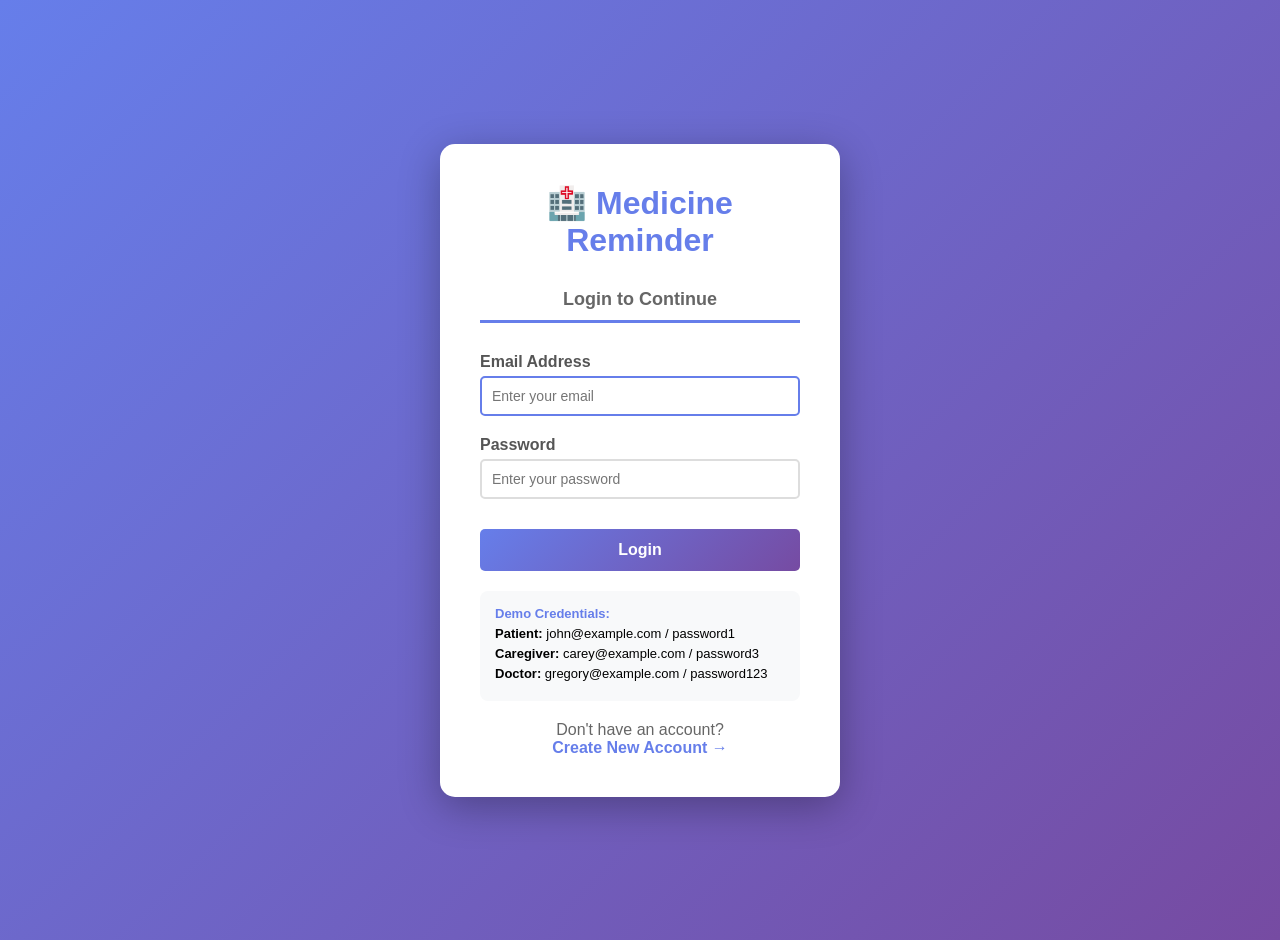
<file: frontend/users.html>
<!DOCTYPE html>
<html lang="en">
<head>
    <meta charset="UTF-8">
    <meta name="viewport" content="width=device-width, initial-scale=1.0">
    <title>My Family - Smart Medicine Reminder</title>
    <link rel="icon" href="data:image/svg+xml,<svg xmlns='http://www.w3.org/2000/svg'><text y='32' font-size='32'>💊</text></svg>">
    <link rel="stylesheet" href="css/style.css?v=2">
</head>
<body>
    <div class="container">
        <header>
            <h1>🏥 Smart Medicine Reminder</h1>
            <nav>
                <a href="index.html">Dashboard</a>
                <a href="users.html">Family</a>
                <a href="medicines.html">Medicines</a>
                <a href="schedules.html">Schedules</a>
                <a href="notifications.html">Notifications</a>
                <a href="logs.html">Logs</a>
                <a href="doctor.html">Doctor</a>
                <a href="messages.html">Messages</a>
                <a href="appointments.html">Appointments</a>
                <span id="userInfo" style="color:white; margin-left:auto; margin-right:15px;"></span>
                <button onclick="logout()" style="padding:8px 16px; font-size:14px; background:#f5576c;">Logout</button>
            </nav>
        </header>
        
        <main>
            <h2>👨‍👩‍👧‍👦 My Family Members</h2>
            
            <div style="background: #e3f2fd; border: 1px solid #2196f3; padding: 15px; border-radius: 8px; margin-bottom: 20px;">
                <strong>💡 Family Management:</strong> Add and manage your family members here. Only you can see and manage your family members. Each person's data (medicines, schedules) is kept private.
            </div>
            
            <!-- Add Family Member Form -->
            <div class="form-container">
                <h3>Add Family Member</h3>
                <form id="addUserForm">
                    <div class="form-group">
                        <label for="name">Name:</label>
                        <input type="text" id="name" placeholder="e.g., Jane Smith (Mother)" required>
                    </div>
                    <div class="form-group">
                        <label for="role">Role:</label>
                        <select id="role" required>
                            <option value="">Select Role</option>
                            <option value="patient">Patient (Family Member)</option>
                            <option value="caregiver">Caregiver (Helper)</option>
                            <option value="doctor">Doctor (Healthcare Provider)</option>
                        </select>
                    </div>
                    <div class="form-group">
                        <label for="contact_info">Contact Info:</label>
                        <input type="text" id="contact_info" placeholder="Phone number or address" required>
                    </div>
                    <div class="form-group">
                        <label for="email">Email:</label>
                        <input type="email" id="email" placeholder="email@example.com" required>
                    </div>
                    <div class="form-group">
                        <label for="password">Password:</label>
                        <input type="password" id="password" placeholder="Create a password" required>
                    </div>
                    <button type="submit">Add Family Member</button>
                </form>
            </div>

            <!-- Family Members Table -->
            <h3>My Family & Dependents</h3>
            <table id="usersTable">
                <thead>
                    <tr>
                        <th>ID</th>
                        <th>Name</th>
                        <th>Role</th>
                        <th>Contact</th>
                        <th>Email</th>
                        <th>Actions</th>
                    </tr>
                </thead>
                <tbody>
                    <tr>
                        <td colspan="6" class="loading">Loading your family members...</td>
                    </tr>
                </tbody>
            </table>

            <!-- Edit User Modal -->
            <div id="editUserModal" style="display:none; position:fixed; top:0; left:0; width:100%; height:100%; background:rgba(0,0,0,0.5); z-index:1000;">
                <div style="position:relative; top:50%; left:50%; transform:translate(-50%,-50%); background:white; padding:30px; border-radius:10px; max-width:500px; width:90%;">
                    <h3>Edit Family Member</h3>
                    <form id="editUserForm">
                        <input type="hidden" id="edit_user_id">
                        <div class="form-group">
                            <label for="edit_name">Name:</label>
                            <input type="text" id="edit_name" required>
                        </div>
                        <div class="form-group">
                            <label for="edit_role">Role:</label>
                            <select id="edit_role" required>
                                <option value="patient">Patient</option>
                                <option value="caregiver">Caregiver</option>
                                <option value="doctor">Doctor</option>
                            </select>
                        </div>
                        <div class="form-group">
                            <label for="edit_contact_info">Contact Info:</label>
                            <input type="text" id="edit_contact_info" required>
                        </div>
                        <div class="form-group">
                            <label for="edit_email">Email:</label>
                            <input type="email" id="edit_email" required>
                        </div>
                        <div style="display:flex; gap:10px; margin-top:20px;">
                            <button type="submit">Update</button>
                            <button type="button" onclick="closeEditUserModal()" class="btn-sm">Cancel</button>
                        </div>
                    </form>
                </div>
            </div>
        </main>
    </div>

    <script src="js/config.js?v=3"></script>
    <script>checkAuth();</script>
    <script src="js/users.js"></script>
    <script src="js/medicine-bot.js?v=3"></script>
</body>
</html>
</file>
<file: frontend/css/style.css>
* {
    margin: 0;
    padding: 0;
    box-sizing: border-box;
}

body {
    font-family: 'Segoe UI', Tahoma, Geneva, Verdana, sans-serif;
    background: linear-gradient(135deg, #667eea 0%, #764ba2 100%);
    min-height: 100vh;
    padding: 20px;
}

.container {
    max-width: 1200px;
    margin: 0 auto;
    background: white;
    border-radius: 15px;
    box-shadow: 0 10px 40px rgba(0, 0, 0, 0.2);
    overflow: hidden;
}

/* Header */
header {
    background: linear-gradient(135deg, #667eea 0%, #764ba2 100%);
    color: white;
    padding: 20px 30px;
    display: flex;
    justify-content: space-between;
    align-items: center;
}

header h1 {
    font-size: 24px;
}

nav {
    display: flex;
    gap: 15px;
}

nav a {
    color: white;
    text-decoration: none;
    padding: 8px 16px;
    border-radius: 5px;
    transition: background 0.3s;
}

nav a:hover,
nav a.active {
    background: rgba(255, 255, 255, 0.2);
}

/* Main Content */
main {
    padding: 30px;
}

h2 {
    color: #333;
    margin-bottom: 20px;
    border-bottom: 3px solid #667eea;
    padding-bottom: 10px;
}

/* Form Styles */
.form-container {
    background: #f8f9fa;
    padding: 25px;
    border-radius: 10px;
    margin-bottom: 30px;
}

.form-group {
    margin-bottom: 15px;
}

label {
    display: block;
    margin-bottom: 5px;
    font-weight: 600;
    color: #555;
}

input,
select,
textarea {
    width: 100%;
    padding: 10px;
    border: 2px solid #ddd;
    border-radius: 5px;
    font-size: 14px;
    transition: border 0.3s;
}

input:focus,
select:focus,
textarea:focus {
    outline: none;
    border-color: #667eea;
}

button {
    background: linear-gradient(135deg, #667eea 0%, #764ba2 100%);
    color: white;
    border: none;
    padding: 12px 30px;
    border-radius: 5px;
    cursor: pointer;
    font-size: 16px;
    font-weight: 600;
    transition: transform 0.2s;
}

button:hover {
    transform: translateY(-2px);
}

button.delete {
    background: linear-gradient(135deg, #f093fb 0%, #f5576c 100%);
}

/* Floating medicine assistant */
.medicine-bot {
    position: fixed;
    right: 24px;
    bottom: 24px;
    z-index: 1100;
    width: auto !important;
    max-width: calc(100vw - 32px) !important;
    display: block !important;
}

.medicine-bot-toggle {
    padding: 12px 18px;
    border-radius: 24px;
    box-shadow: 0 5px 18px rgba(0, 0, 0, 0.25);
    font-size: 14px;
}

.medicine-bot-panel {
    width: 350px !important;
    max-width: calc(100vw - 32px) !important;
    margin-bottom: 10px;
    background: white;
    border-radius: 12px;
    box-shadow: 0 8px 30px rgba(0, 0, 0, 0.25);
    overflow: hidden;
}

.medicine-bot-header {
    display: flex;
    justify-content: space-between;
    align-items: center;
    padding: 14px 16px;
    color: white;
    background: linear-gradient(135deg, #667eea 0%, #764ba2 100%);
    gap: 16px;
}

.medicine-bot-header>div {
    min-width: 0;
}

.medicine-bot-header small {
    display: block;
    margin-top: 3px;
    font-size: 11px;
    opacity: 0.85;
}

.medicine-bot-header strong {
    display: block;
    white-space: nowrap;
}

.medicine-bot-close {
    padding: 0 6px;
    background: transparent;
    font-size: 24px;
    line-height: 1;
}

.medicine-bot-close:hover {
    transform: none;
    background: rgba(255, 255, 255, 0.15);
}

.medicine-bot-messages {
    display: flex;
    flex-direction: column;
    gap: 8px;
    max-height: 230px;
    min-height: 90px;
    padding: 12px;
    overflow-y: auto;
    background: #f8f9fa;
}

.medicine-bot-message {
    max-width: 88%;
    padding: 9px 11px;
    border-radius: 10px;
    font-size: 13px;
    line-height: 1.4;
    white-space: pre-line;
    overflow-wrap: anywhere;
}

.medicine-bot-message.bot {
    align-self: flex-start;
    color: #333;
    background: #e9ecef;
}

.medicine-bot-message.user {
    align-self: flex-end;
    color: white;
    background: #667eea;
}

.medicine-bot-form {
    display: flex;
    gap: 7px;
    padding: 10px;
}

.medicine-bot-form input {
    min-width: 0;
    padding: 9px;
}

.medicine-bot-form button {
    padding: 9px 13px;
    font-size: 13px;
}

@media (max-width: 600px) {
    .medicine-bot {
        right: 16px;
        bottom: 16px;
    }
}

/* Table Styles */
table {
    width: 100%;
    border-collapse: collapse;
    margin-top: 20px;
    background: white;
    border-radius: 10px;
    overflow: hidden;
    box-shadow: 0 2px 10px rgba(0, 0, 0, 0.1);
}

thead {
    background: linear-gradient(135deg, #667eea 0%, #764ba2 100%);
    color: white;
}

th,
td {
    padding: 15px;
    text-align: left;
}

tbody tr {
    border-bottom: 1px solid #eee;
    transition: background 0.2s;
}

tbody tr:hover {
    background: #f8f9fa;
}

.actions {
    display: flex;
    gap: 10px;
}

.btn-sm {
    padding: 6px 12px;
    font-size: 14px;
}

/* Medication status chips (paper convention: Green=Taken, Red=Missed, Yellow=Pending/Verifying) */
.status-chip {
    display: inline-block;
    padding: 4px 12px;
    border-radius: 20px;
    font-size: 13px;
    font-weight: 600;
    text-transform: capitalize;
}

.status-chip.status-taken {
    background: #dcfce7;
    color: #166534;
}

.status-chip.status-missed {
    background: #fee2e2;
    color: #991b1b;
}

.status-chip.status-pending {
    background: #fef9c3;
    color: #854d0e;
}

.status-chip.status-idle {
    background: #e0e7ff;
    color: #3730a3;
}

.status-chip.status-alerting {
    background: #ffedd5;
    color: #9a3412;
}

.status-chip.status-verifying {
    background: #fef9c3;
    color: #854d0e;
}

/* Alert Messages */
.alert {
    padding: 15px;
    border-radius: 5px;
    margin-bottom: 20px;
    font-weight: 600;
}

.alert-success {
    background: #d4edda;
    color: #155724;
    border: 1px solid #c3e6cb;
}

.alert-error {
    background: #f8d7da;
    color: #721c24;
    border: 1px solid #f5c6cb;
}

/* Dashboard Cards */
.dashboard-cards {
    display: grid;
    grid-template-columns: repeat(auto-fit, minmax(250px, 1fr));
    gap: 20px;
    margin-bottom: 30px;
}

.card {
    background: linear-gradient(135deg, #667eea 0%, #764ba2 100%);
    color: white;
    padding: 25px;
    border-radius: 10px;
    box-shadow: 0 4px 15px rgba(0, 0, 0, 0.2);
}

.card h3 {
    font-size: 18px;
    margin-bottom: 10px;
}

.card .number {
    font-size: 36px;
    font-weight: bold;
}

/* Loading Spinner */
.loading {
    text-align: center;
    padding: 40px;
    font-size: 18px;
    color: #667eea;
}

/* Responsive */
@media (max-width: 768px) {
    nav {
        flex-wrap: wrap;
    }

    table {
        font-size: 14px;
    }

    .actions {
        flex-direction: column;
    }
}


/* Responsive adjustments */
@media (max-width: 768px) {
    nav a {
        display: block;
        padding: 10px;
        text-align: center;
    }

    .container,
    main {
        width: 95%;
        margin: auto;
        padding: 10px;
    }

    table {
        font-size: 14px;
        overflow-x: auto;
        display: block;
    }
}

/* For very small screens like iPhones */
@media (max-width: 480px) {

    h1,
    h2,
    h3 {
        font-size: 18px;
    }

    button {
        width: 100%;
        margin-top: 5px;
    }

    nav button,
    nav a {
        font-size: 14px;
    }

    .form-group input,
    .form-group select {
        width: 100%;
    }
}

/* Responsive adjustments */
@media (max-width: 768px) {
    nav a {
        display: block;
        padding: 10px;
        text-align: center;
    }

    .container,
    main {
        width: 95%;
        margin: auto;
        padding: 10px;
    }

    table {
        font-size: 14px;
        overflow-x: auto;
        display: block;
    }
}

/* For very small screens like iPhones */
@media (max-width: 480px) {

    h1,
    h2,
    h3 {
        font-size: 18px;
    }

    button {
        width: 100%;
        margin-top: 5px;
    }

    nav button,
    nav a {
        font-size: 14px;
    }

    .form-group input,
    .form-group select {
        width: 100%;
    }
}
</file>
